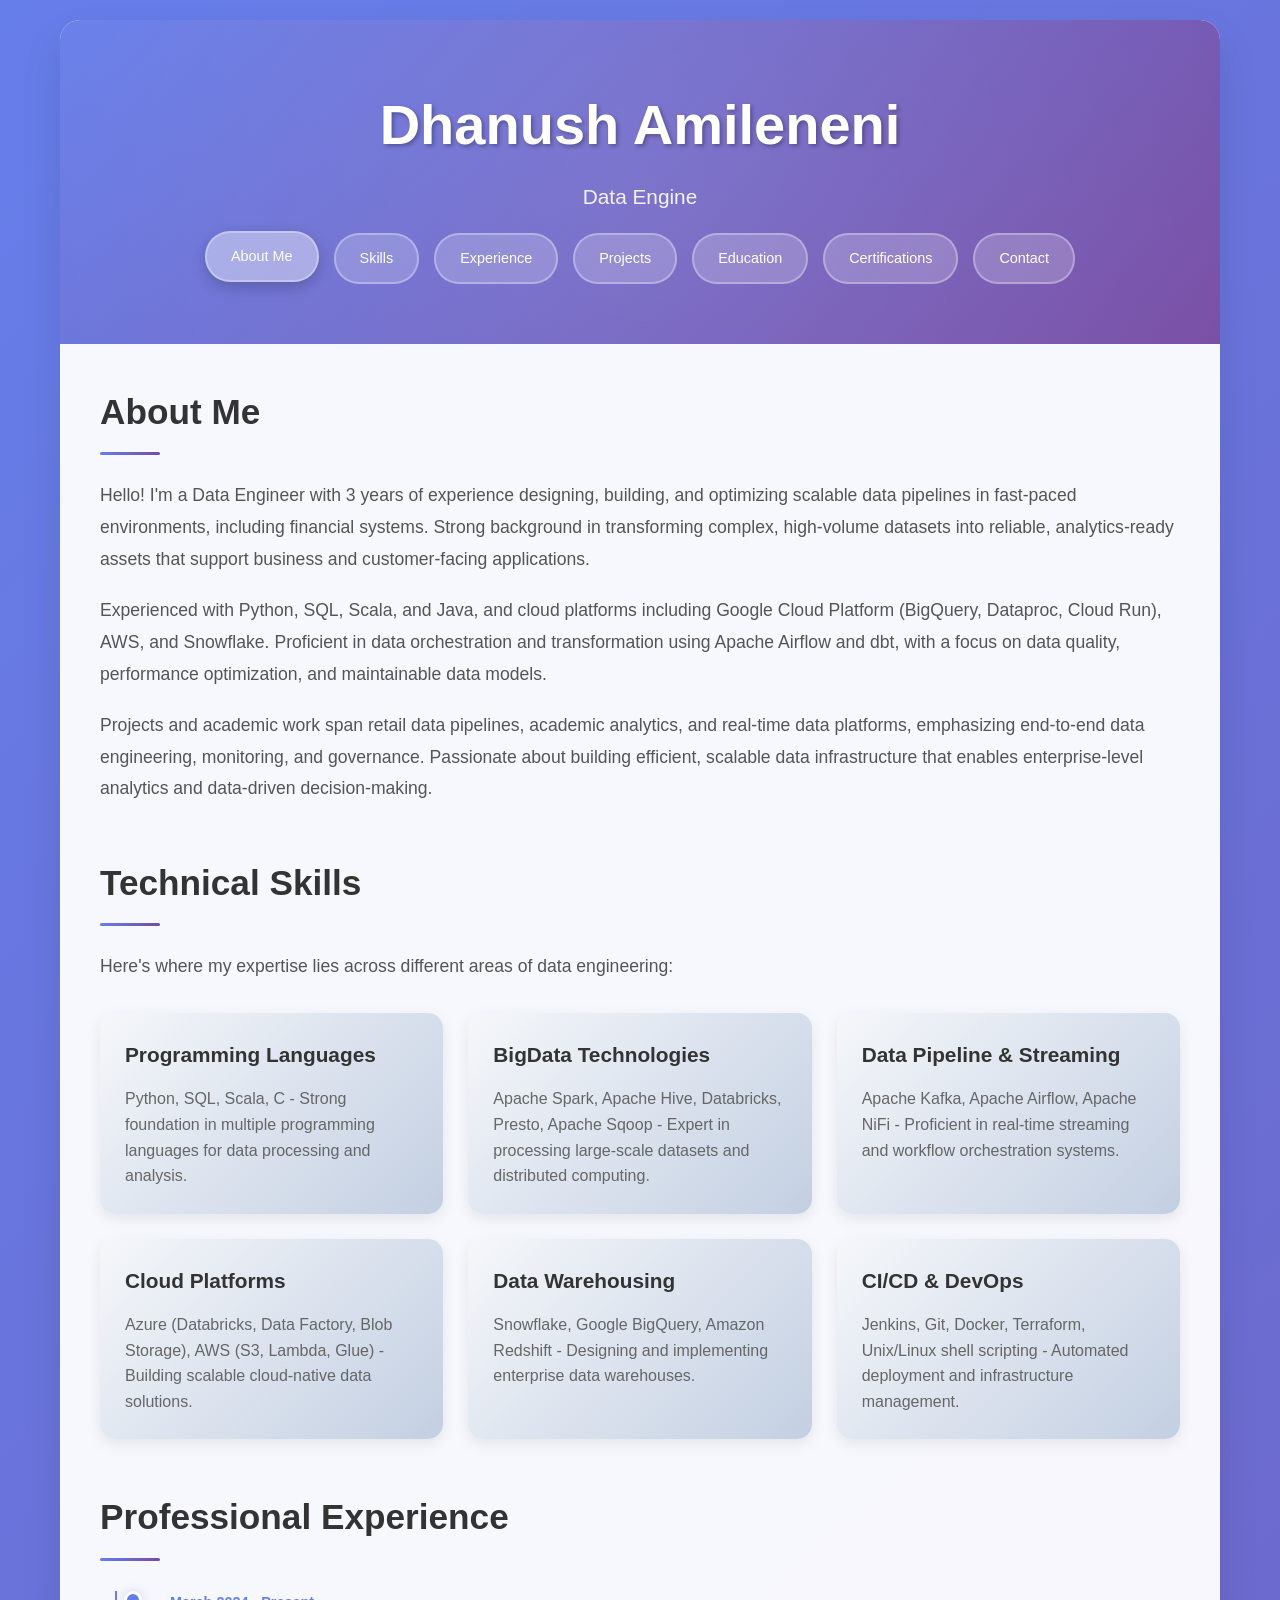
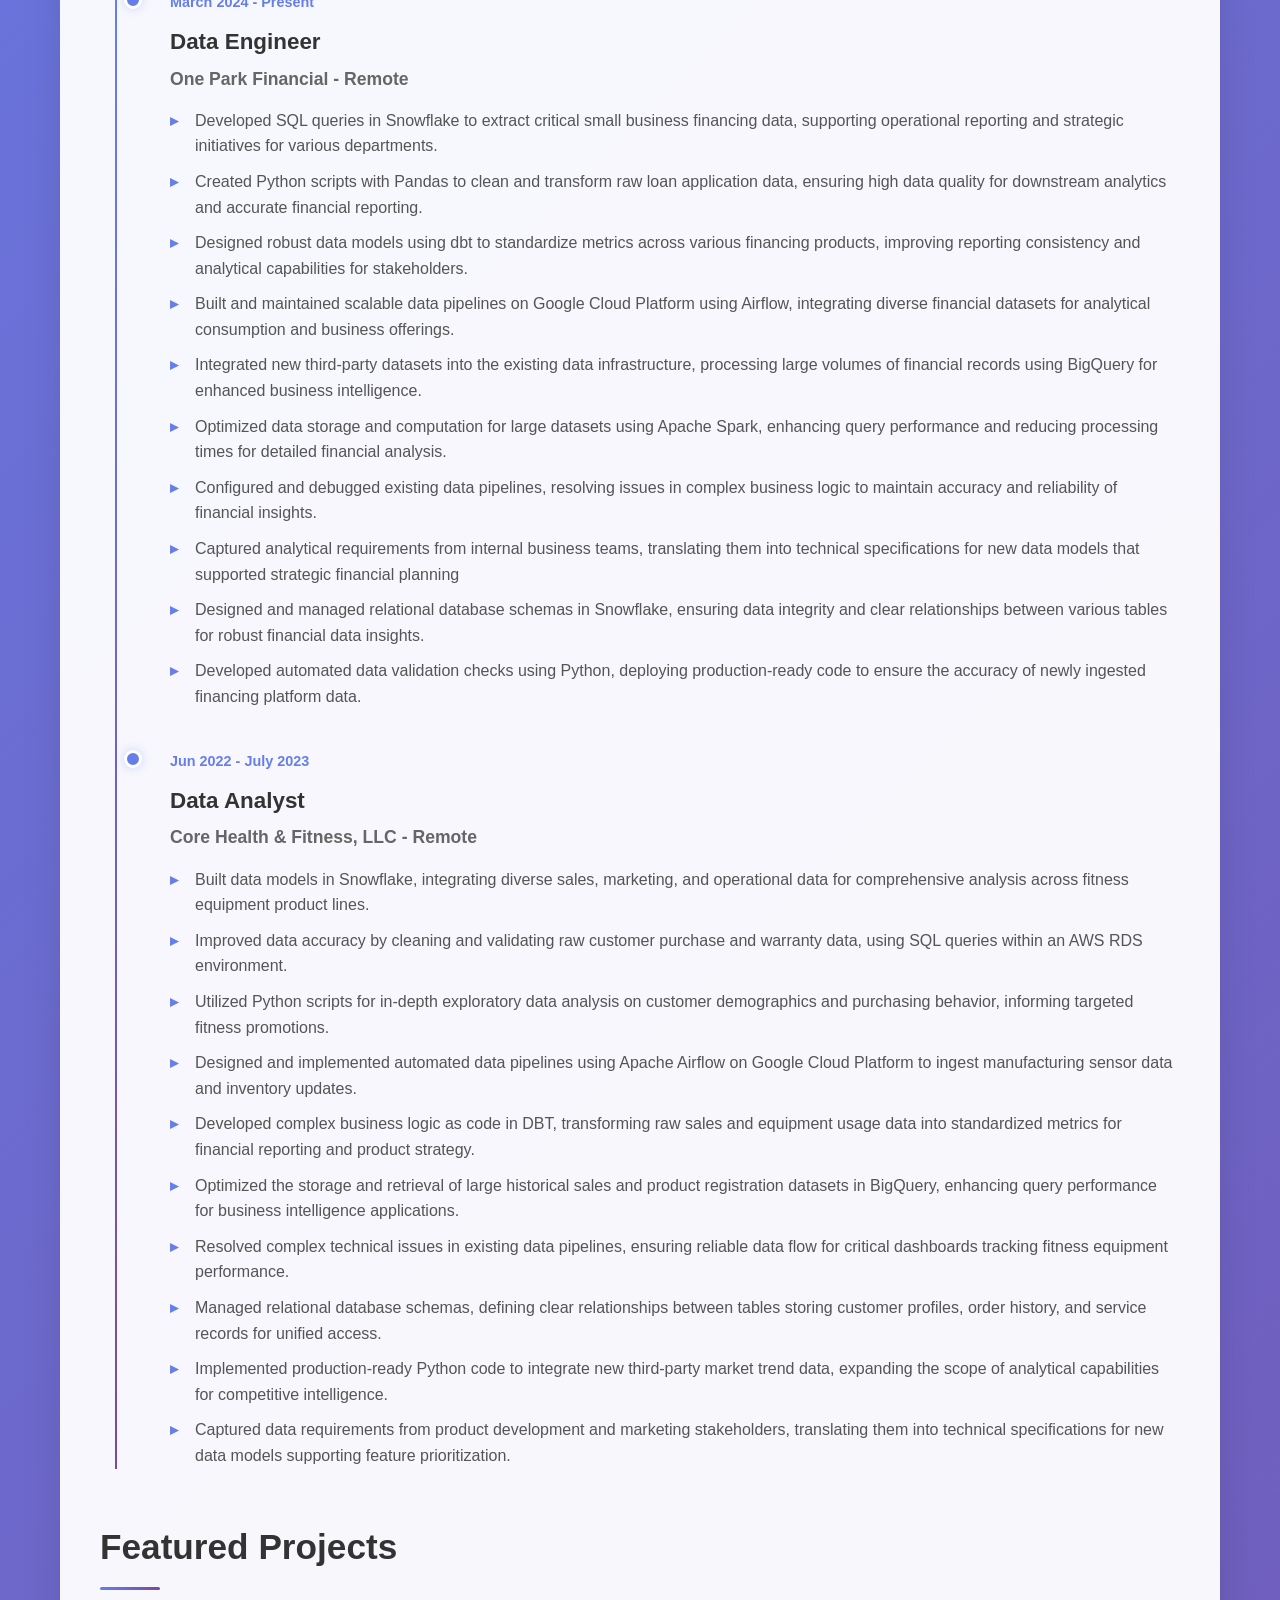
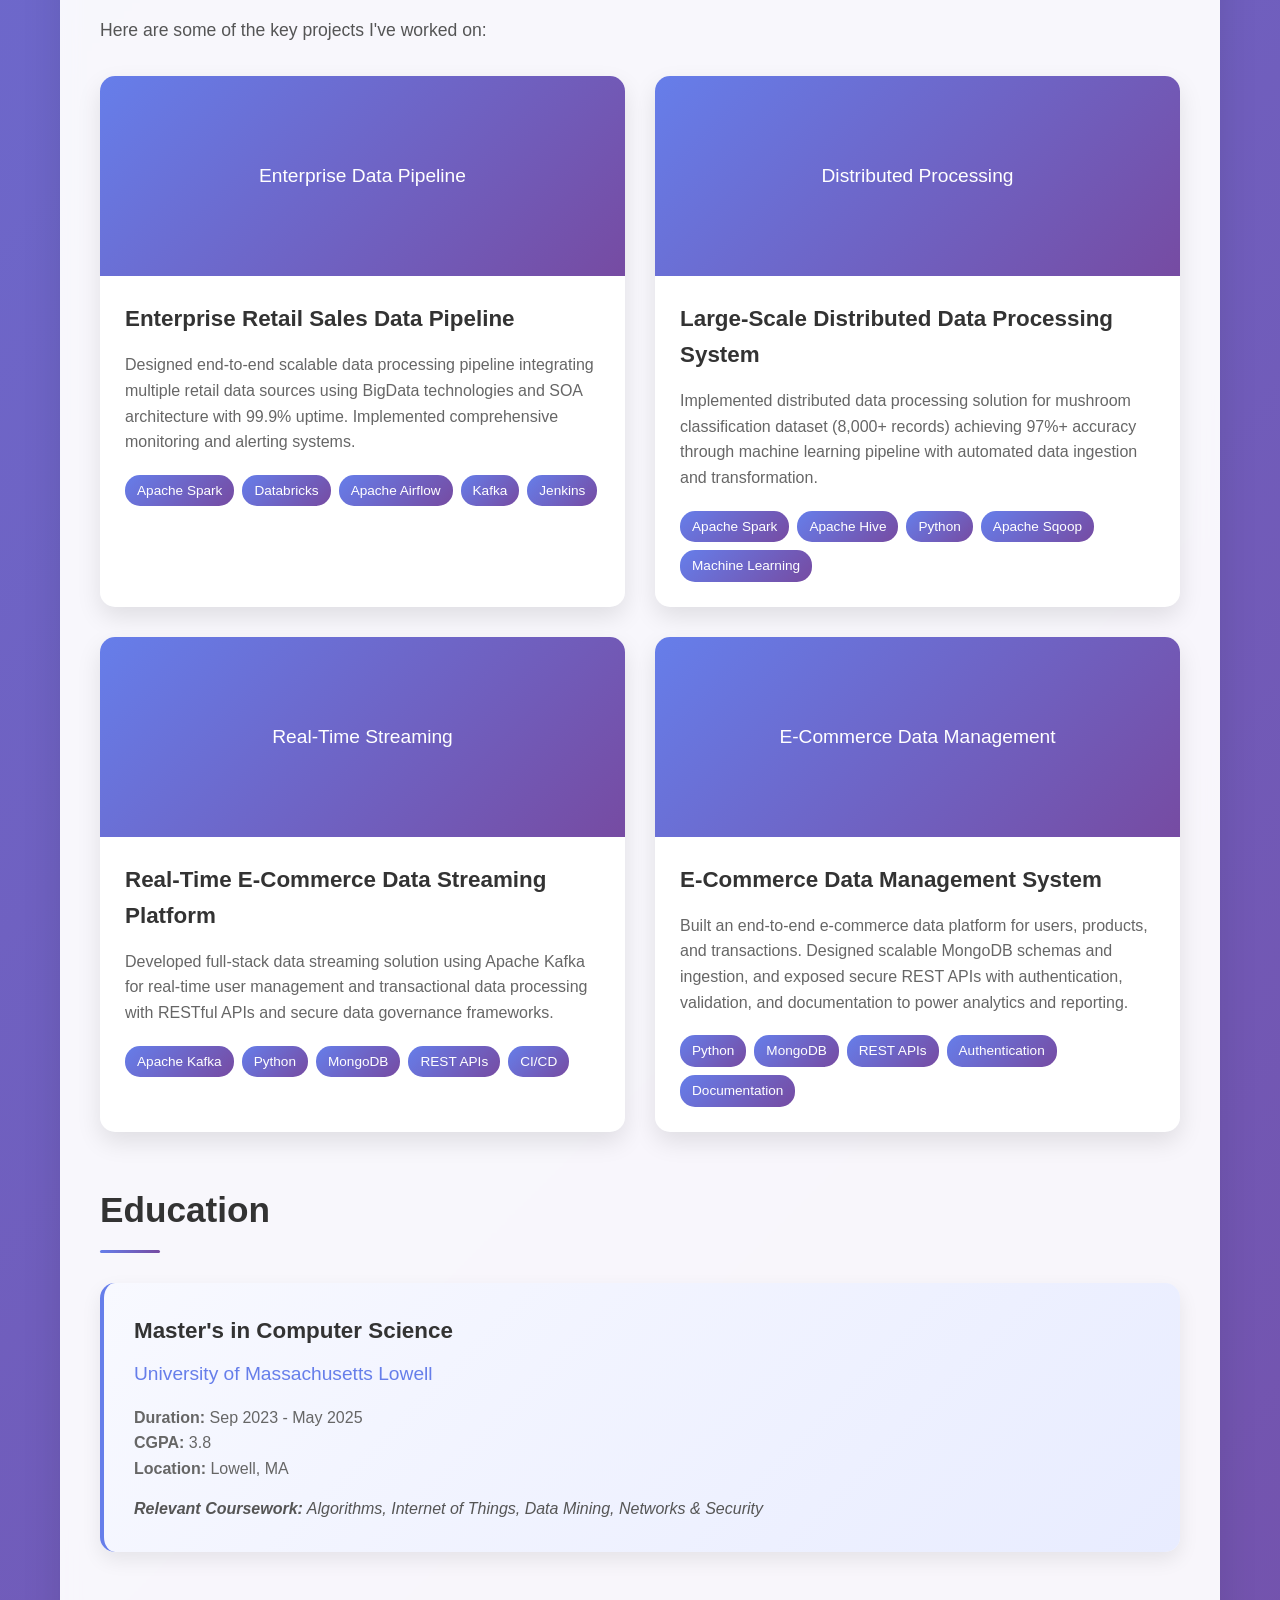
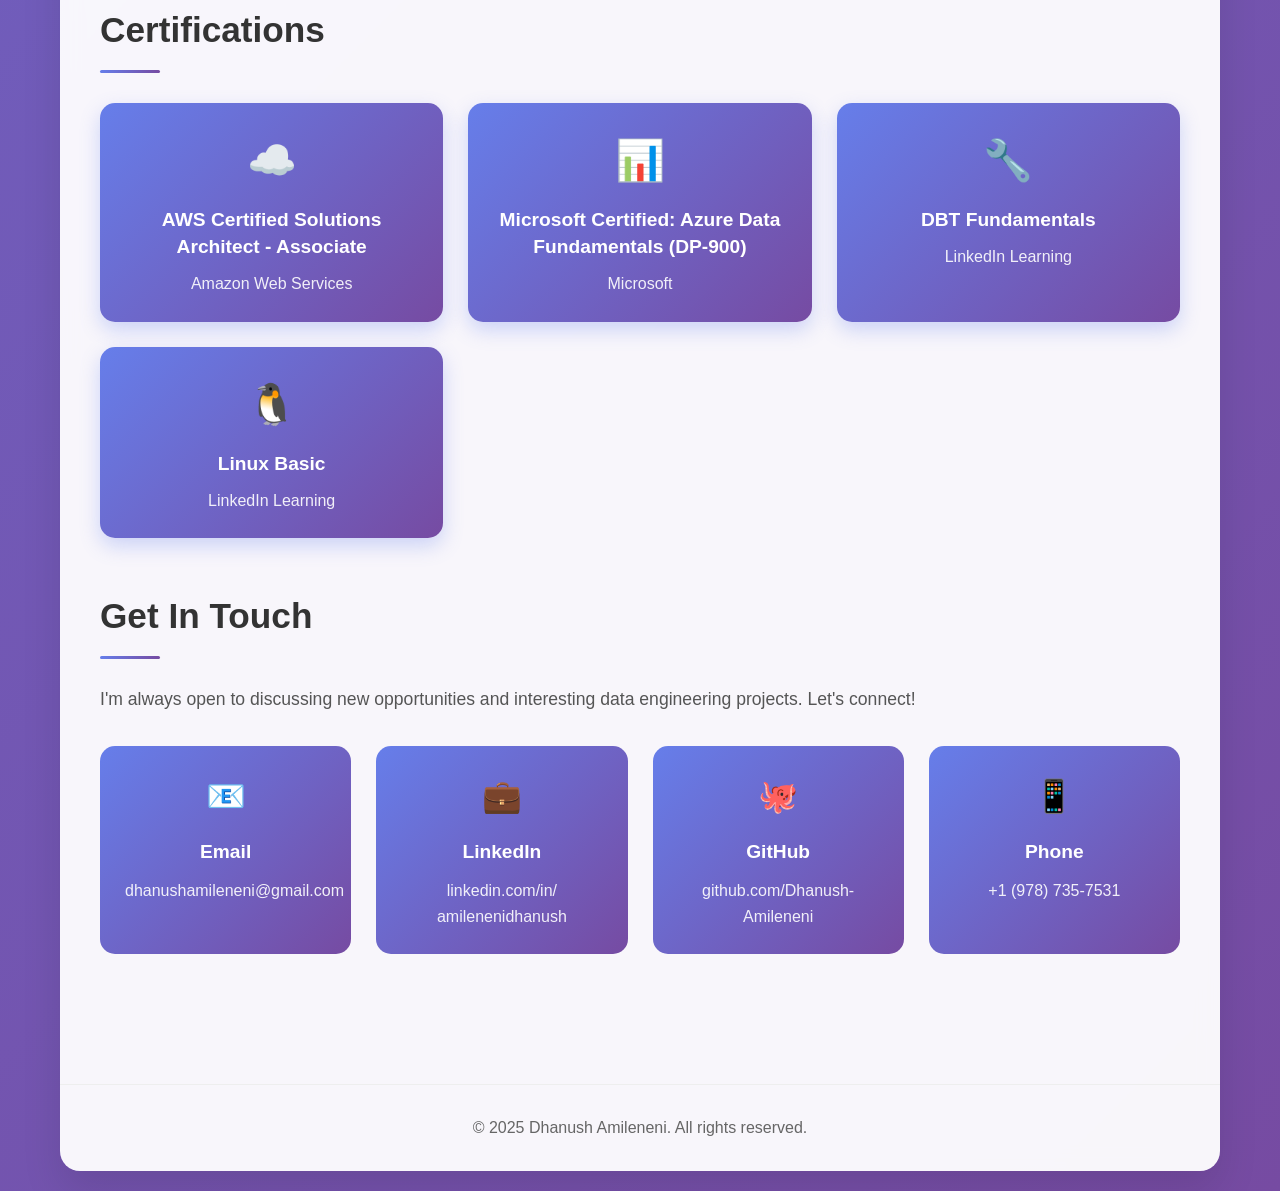
<file: index.html>
<!DOCTYPE html>
<html lang="en">
<head>
    <meta charset="UTF-8">
    <meta name="viewport" content="width=device-width, initial-scale=1.0">
    <title>Dhanush Amileneni - Data Engineer Portfolio</title>
    <link rel="stylesheet" href="portfolio_css.css">
</head>
<body>
    <div class="scroll-indicator"></div>
    
    <div class="container">
        <div class="portfolio-card">
            <div class="header">
                <div class="header-content">
                    <h1 class="name">Dhanush Amileneni</h1>
                    <p class="title">Data Engineer | BigData & Cloud Technologies</p>
                    <div class="nav-buttons">
                        <a href="#about" class="nav-btn" onclick="showSection('about')">About Me</a>
                        <a href="#skills" class="nav-btn" onclick="showSection('skills')">Skills</a>
                        <a href="#experience" class="nav-btn" onclick="showSection('experience')">Experience</a>
                        <a href="#projects" class="nav-btn" onclick="showSection('projects')">Projects</a>
                        <a href="#education" class="nav-btn" onclick="showSection('education')">Education</a>
                        <a href="#certifications" class="nav-btn" onclick="showSection('certifications')">Certifications</a>
                        <a href="#contact" class="nav-btn" onclick="showSection('contact')">Contact</a>
                    </div>
                </div>
            </div>

            <div class="content">
                <div id="about" class="section">
                    <h2 class="section-title">About Me</h2>
                    <p class="about-text">
                        Hello! I'm a Data Engineer with 3 years of experience designing, building, and optimizing scalable data pipelines in fast-paced environments, including financial systems. 
                        Strong background in transforming complex, high-volume datasets into reliable, analytics-ready assets that support business and customer-facing applications.
                    </p>
                    <p class=" about-text">
                        Experienced with Python, SQL, Scala, and Java, and cloud platforms including Google Cloud Platform (BigQuery, Dataproc, Cloud Run), AWS, and Snowflake. Proficient in data 
                        orchestration and transformation using Apache Airflow and dbt, with a focus on data quality, performance optimization, and maintainable data models.

                    </p>
                    <p class="about-text">
                        Projects and academic work span retail data pipelines, academic analytics, and real-time data platforms, emphasizing end-to-end data engineering, monitoring, and governance. 
                        Passionate about building efficient, scalable data infrastructure that enables enterprise-level analytics and data-driven decision-making.
                    </p>
                </div>

                <div id="skills" class="section">
                    <h2 class="section-title">Technical Skills</h2>
                    <p class="about-text">Here's where my expertise lies across different areas of data engineering:</p>
                    
                    <div class="skills-grid">
                        <div class="skill-card">
                            <h3 class="skill-title">Programming Languages</h3>
                            <p class="skill-description">
                                Python, SQL, Scala, C - Strong foundation in multiple programming languages for data processing and analysis.
                            </p>
                        </div>
                        
                        <div class="skill-card">
                            <h3 class="skill-title">BigData Technologies</h3>
                            <p class="skill-description">
                                Apache Spark, Apache Hive, Databricks, Presto, Apache Sqoop - Expert in processing large-scale datasets and distributed computing.
                            </p>
                        </div>
                        
                        <div class="skill-card">
                            <h3 class="skill-title">Data Pipeline & Streaming</h3>
                            <p class="skill-description">
                                Apache Kafka, Apache Airflow, Apache NiFi - Proficient in real-time streaming and workflow orchestration systems.
                            </p>
                        </div>
                        
                        <div class="skill-card">
                            <h3 class="skill-title">Cloud Platforms</h3>
                            <p class="skill-description">
                                Azure (Databricks, Data Factory, Blob Storage), AWS (S3, Lambda, Glue) - Building scalable cloud-native data solutions.
                            </p>
                        </div>
                        
                        <div class="skill-card">
                            <h3 class="skill-title">Data Warehousing</h3>
                            <p class="skill-description">
                                Snowflake, Google BigQuery, Amazon Redshift - Designing and implementing enterprise data warehouses.
                            </p>
                        </div>
                        
                        <div class="skill-card">
                            <h3 class="skill-title">CI/CD & DevOps</h3>
                            <p class="skill-description">
                                Jenkins, Git, Docker, Terraform, Unix/Linux shell scripting - Automated deployment and infrastructure management.
                            </p>
                        </div>
                    </div>
                </div>

                <!-- Experience Section -->
                <div id="experience" class="section">
                    <h2 class="section-title">Professional Experience</h2>
                    
                    <div class="experience-timeline">
                        <div class="experience-item">
                            <div class="experience-date">March 2024 - Present</div>
                            <div class="experience-content">
                                <h3 class="experience-title">Data Engineer    </h3>
                                <h4 class="experience-company">One Park Financial - Remote</h4>
                                <ul class="experience-details">
                                    <li>Developed SQL queries in Snowflake to extract critical small business financing data, supporting operational reporting and strategic initiatives for various departments.</li>
                                    <li>Created Python scripts with Pandas to clean and transform raw loan application data, ensuring high data quality for downstream analytics and accurate financial reporting.</li>
                                    <li>Designed robust data models using dbt to standardize metrics across various financing products, improving reporting consistency and analytical capabilities for stakeholders.</li>
                                    <li>Built and maintained scalable data pipelines on Google Cloud Platform using Airflow, integrating diverse financial datasets for analytical consumption and business offerings.</li>
                                    <li>Integrated new third-party datasets into the existing data infrastructure, processing large volumes of financial records using BigQuery for enhanced business intelligence.</li>
                                    <li>Optimized data storage and computation for large datasets using Apache Spark, enhancing query performance and reducing processing times for detailed financial analysis.</li>
                                    <li>Configured and debugged existing data pipelines, resolving issues in complex business logic to maintain accuracy and reliability of financial insights.</li>
                                    <li>Captured analytical requirements from internal business teams, translating them into technical specifications for new data models that supported strategic financial planning</li>
                                    <li>Designed and managed relational database schemas in Snowflake, ensuring data integrity and clear relationships between various tables for robust financial data insights.</li>
                                    <li>Developed automated data validation checks using Python, deploying production-ready code to ensure the accuracy of newly ingested financing platform data.</li>
                                </ul>
                            </div>
                        </div>
                        
                        
                        <div class="experience-item">
                            <div class="experience-date">Jun 2022 - July 2023</div>
                            <div class="experience-content">
                                <h3 class="experience-title">Data Analyst</h3>
                                <h4 class="experience-company">Core Health & Fitness, LLC - Remote</h4>
                                <ul class="experience-details">
                                    <li>Built data models in Snowflake, integrating diverse sales, marketing, and operational data for comprehensive analysis across fitness equipment product lines.</li>
                                    <li>Improved data accuracy by cleaning and validating raw customer purchase and warranty data, using SQL queries within an AWS RDS environment.</li>
                                    <li>Utilized Python scripts for in-depth exploratory data analysis on customer demographics and purchasing behavior, informing targeted fitness promotions.</li>
                                    <li>Designed and implemented automated data pipelines using Apache Airflow on Google Cloud Platform to ingest manufacturing sensor data and inventory updates.</li>
                                    <li>Developed complex business logic as code in DBT, transforming raw sales and equipment usage data into standardized metrics for financial reporting and product strategy.</li>
                                    <li>Optimized the storage and retrieval of large historical sales and product registration datasets in BigQuery, enhancing query performance for business intelligence applications.</li>
                                    <li>Resolved complex technical issues in existing data pipelines, ensuring reliable data flow for critical dashboards tracking fitness equipment performance.</li>
                                    <li>Managed relational database schemas, defining clear relationships between tables storing customer profiles, order history, and service records for unified access.</li>
                                    <li>Implemented production-ready Python code to integrate new third-party market trend data, expanding the scope of analytical capabilities for competitive intelligence.</li>
                                    <li>Captured data requirements from product development and marketing stakeholders, translating them into technical specifications for new data models supporting feature prioritization.</li>
                                </ul>
                            </div>
                        </div>
                    </div>
                </div>

                <!-- Projects Section -->
                <div id="projects" class="section">
                    <h2 class="section-title">Featured Projects</h2>
                    <p class="about-text">Here are some of the key projects I've worked on:</p>
                    
                    <div class="projects-grid">
                        <div class="project-card">
                            <div class="project-image">Enterprise Data Pipeline</div>
                            <div class="project-content">
                                <h3 class="project-title">Enterprise Retail Sales Data Pipeline</h3>
                                <p class="project-description">
                                    Designed end-to-end scalable data processing pipeline integrating multiple retail data sources using BigData technologies and SOA architecture with 99.9% uptime. 
                                    Implemented comprehensive monitoring and alerting systems.
                                </p>
                                <div class="project-tech">
                                    <span class="tech-tag">Apache Spark</span>
                                    <span class="tech-tag">Databricks</span>
                                    <span class="tech-tag">Apache Airflow</span>
                                    <span class="tech-tag">Kafka</span>
                                    <span class="tech-tag">Jenkins</span>
                                </div>
                            </div>
                        </div>
                        
                        <div class="project-card">
                            <div class="project-image">Distributed Processing</div>
                            <div class="project-content">
                                <h3 class="project-title">Large-Scale Distributed Data Processing System</h3>
                                <p class="project-description">
                                    Implemented distributed data processing solution for mushroom classification dataset (8,000+ records) achieving 97%+ accuracy through machine learning pipeline with automated data ingestion and transformation.
                                </p>
                                <div class="project-tech">
                                    <span class="tech-tag">Apache Spark</span>
                                    <span class="tech-tag">Apache Hive</span>
                                    <span class="tech-tag">Python</span>
                                    <span class="tech-tag">Apache Sqoop</span>
                                    <span class="tech-tag">Machine Learning</span>
                                </div>
                            </div>
                        </div>
                        
                        <div class="project-card">
                            <div class="project-image">Real-Time Streaming</div>
                            <div class="project-content">
                                <h3 class="project-title">Real-Time E-Commerce Data Streaming Platform</h3>
                                <p class="project-description">
                                    Developed full-stack data streaming solution using Apache Kafka for real-time user management and transactional data processing with RESTful APIs and secure data governance frameworks.
                                </p>
                                <div class="project-tech">
                                    <span class="tech-tag">Apache Kafka</span>
                                    <span class="tech-tag">Python</span>
                                    <span class="tech-tag">MongoDB</span>
                                    <span class="tech-tag">REST APIs</span>
                                    <span class="tech-tag">CI/CD</span>
                                </div>
                            </div>
                        </div>
                        
                        <div class="project-card">
                            <div class="project-image">E-Commerce Data Management</div>
                            <div class="project-content">
                                <h3 class="project-title">E-Commerce Data Management System</h3>
                                <p class="project-description">
                                    Built an end-to-end e-commerce data platform for users, products, and transactions. Designed scalable MongoDB schemas and ingestion, and exposed secure REST APIs with authentication, validation, and documentation to power analytics and reporting.
                                </p>
                                <div class="project-tech">
                                    <span class="tech-tag">Python</span>
                                    <span class="tech-tag">MongoDB</span>
                                    <span class="tech-tag">REST APIs</span>
                                    <span class="tech-tag">Authentication</span>
                                    <span class="tech-tag">Documentation</span>
                                </div>
                            </div>
                        </div>
                        
                    </div>
                </div>

                <!-- Education Section -->
                <div id="education" class="section">
                    <h2 class="section-title">Education</h2>
                    
                    <div class="education-grid">
                        <div class="education-card">
                            <h3 class="education-degree">Master's in Computer Science</h3>
                            <h4 class="education-school">University of Massachusetts Lowell</h4>
                            <p class="education-details">
                                <strong>Duration:</strong> Sep 2023 - May 2025<br>
                                <strong>CGPA:</strong> 3.8<br>
                                <strong>Location:</strong> Lowell, MA
                            </p>
                            <p class="education-coursework">
                                <strong>Relevant Coursework:</strong> Algorithms, Internet of Things, Data Mining, Networks & Security
                            </p>
                        </div>
                    </div>
                </div>   
                   
                <!-- Certifications Section -->
                <div id="certifications" class="section">
                    <h2 class="section-title">Certifications</h2>
                    
                    <div class="certifications-grid">
                        <div class="certification-card">
                            <div class="cert-icon">☁️</div>
                            <h3 class="cert-title">AWS Certified Solutions Architect - Associate</h3>
                            <p class="cert-provider">Amazon Web Services</p>
                        </div>
                        
                        <div class="certification-card">
                            <div class="cert-icon">📊</div>
                            <h3 class="cert-title">Microsoft Certified: Azure Data Fundamentals (DP-900)</h3>
                            <p class="cert-provider">Microsoft</p>
                        </div>
                        
                        <div class="certification-card">
                            <div class="cert-icon">🔧</div>
                            <h3 class="cert-title">DBT Fundamentals</h3>
                            <p class="cert-provider">LinkedIn Learning</p>
                        </div>
                        
                        <div class="certification-card">
                            <div class="cert-icon">🐧</div>
                            <h3 class="cert-title">Linux Basic</h3>
                            <p class="cert-provider">LinkedIn Learning</p>
                        </div>
                    </div>
                </div>

                <div id="contact" class="section">
                    <h2 class="section-title">Get In Touch</h2>
                    <p class="about-text">I'm always open to discussing new opportunities and interesting data engineering projects. Let's connect!</p>
                    
                    <div class="contact-info">
                        <a href="mailto:dhanushamileneni@gmail.com" class="contact-card">
                            <div class="contact-icon">📧</div>
                            <h3 class="contact-title">Email</h3>
                            <p class="contact-details">dhanushamileneni@gmail.com</p>
                        </a>
                        
                        <a href="https://www.linkedin.com/in/amilenenidhanush" target="_blank" class="contact-card">
                            <div class="contact-icon">💼</div>
                            <h3 class="contact-title">LinkedIn</h3>
                            <p class="contact-details">linkedin.com/in/
                                <br>amilenenidhanush</p>
                        </a>
                        
                        <a href="https://github.com/Dhanush-Amileneni" target="_blank" class="contact-card">
                            <div class="contact-icon">🐙</div>
                            <h3 class="contact-title">GitHub</h3>
                            <p class="contact-details">github.com/Dhanush-Amileneni</p>
                        </a>
                        
                        <a href="tel:+19787357531" class="contact-card">
                            <div class="contact-icon">📱</div>
                            <h3 class="contact-title">Phone</h3>
                            <p class="contact-details">+1 (978) 735-7531</p>
                        </a>
                    </div>
                </div>
            </div>

            <div class="footer">
                <p>&copy; 2025 Dhanush Amileneni. All rights reserved.</p>
            </div>
        </div>
    </div>

    <script src="portfolio_js.js"></script>
</body>
</html>
</file>
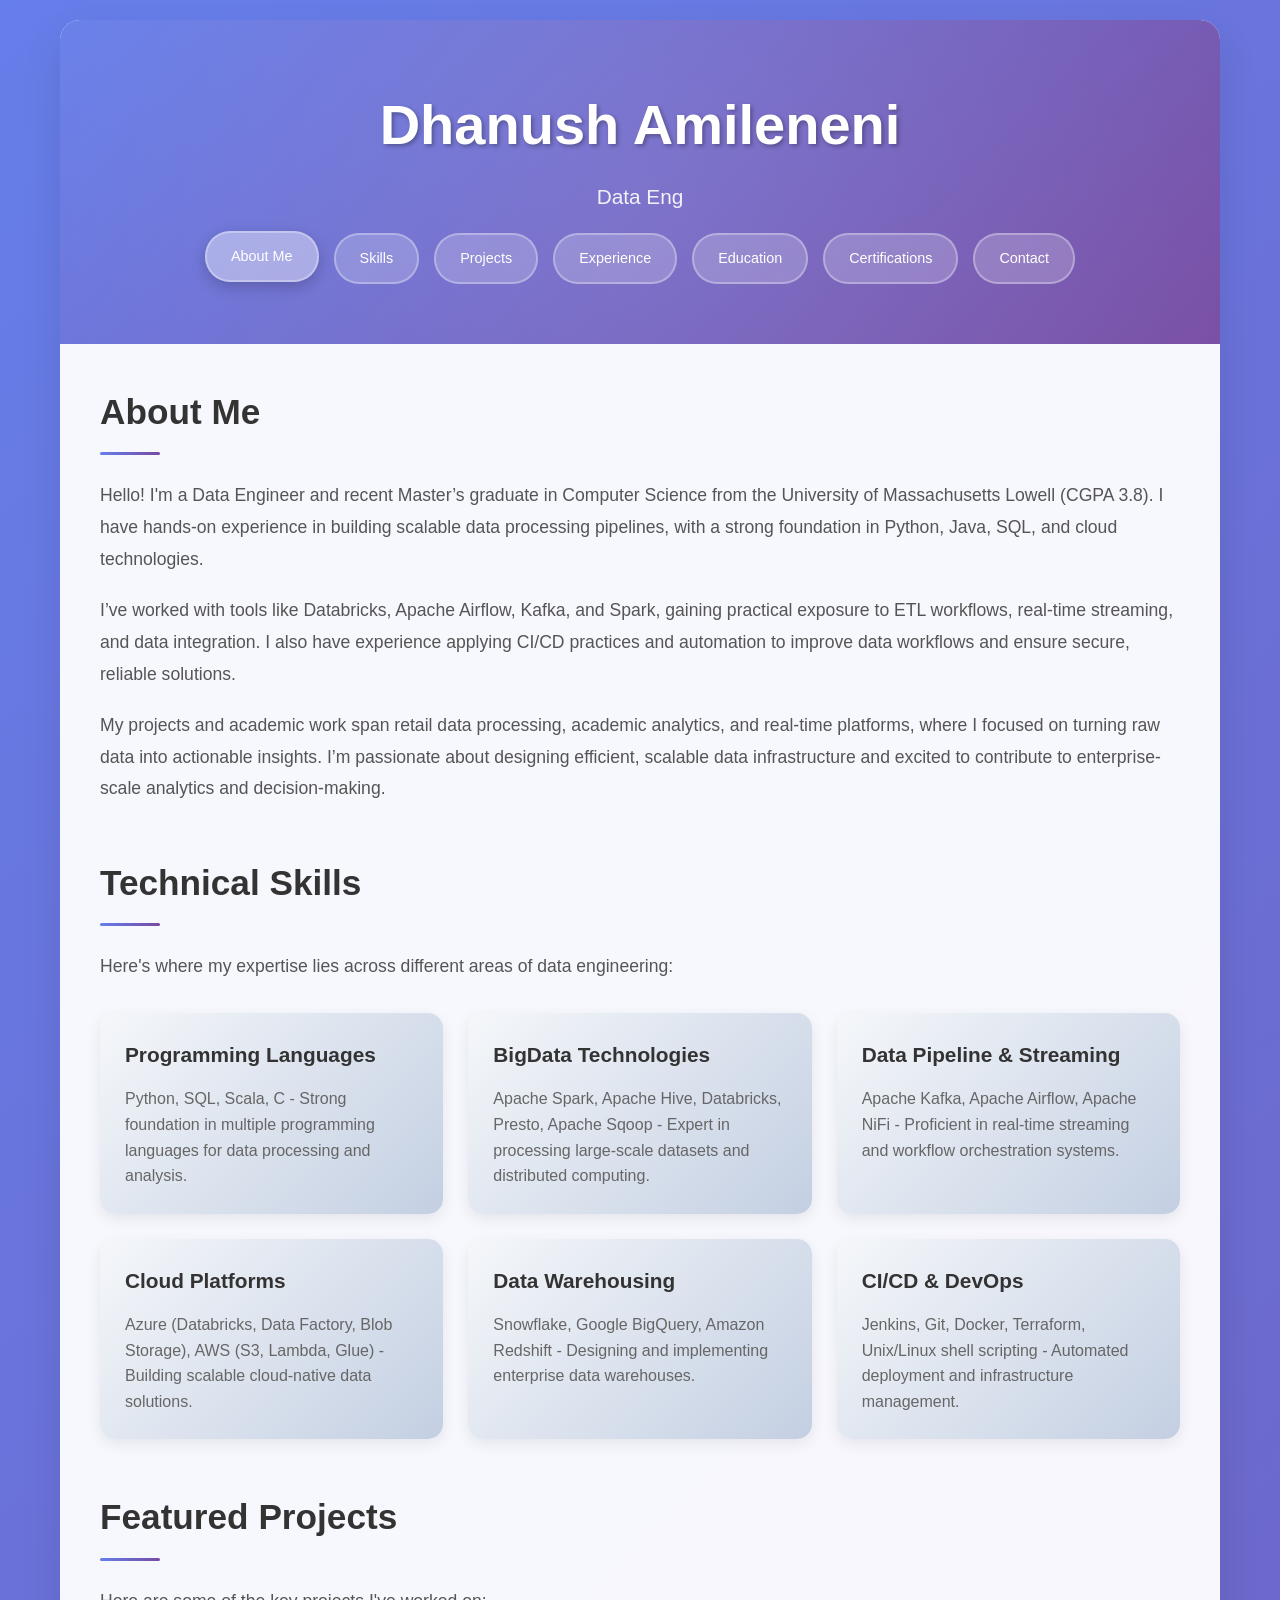
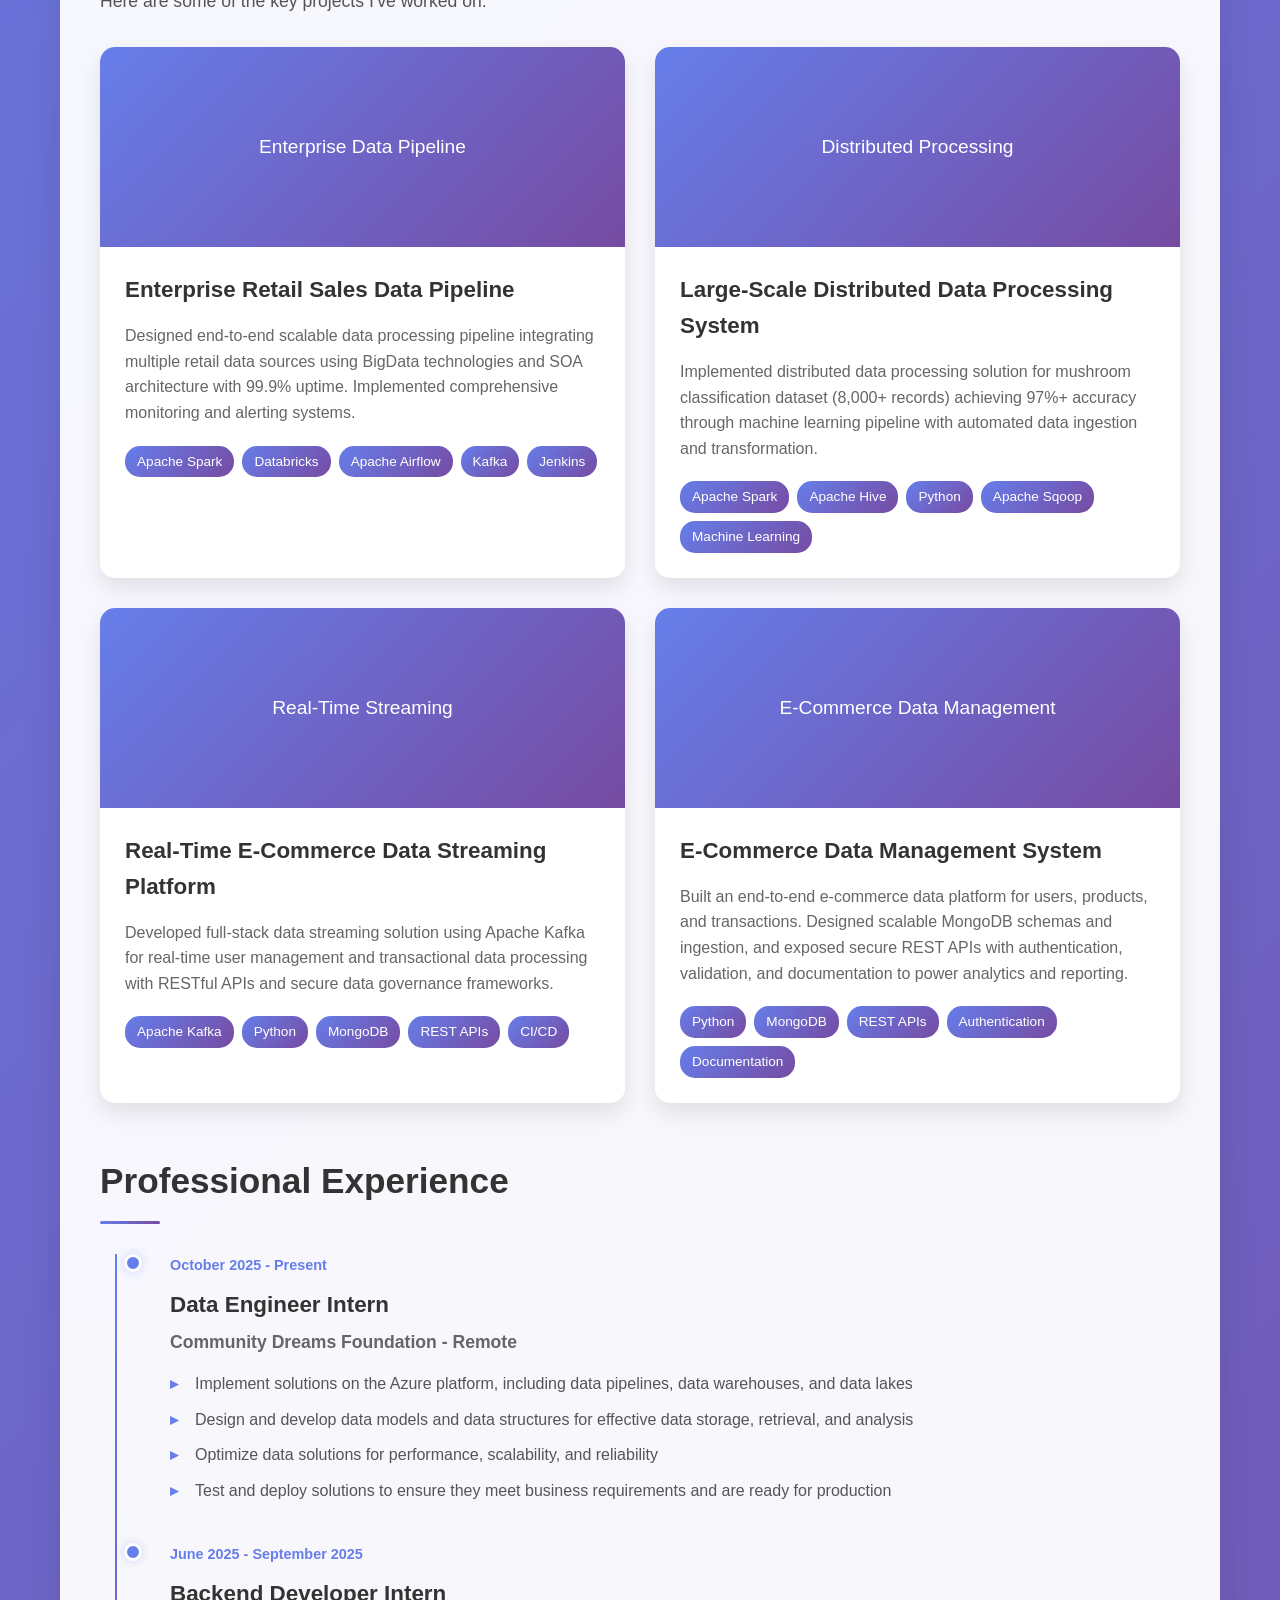
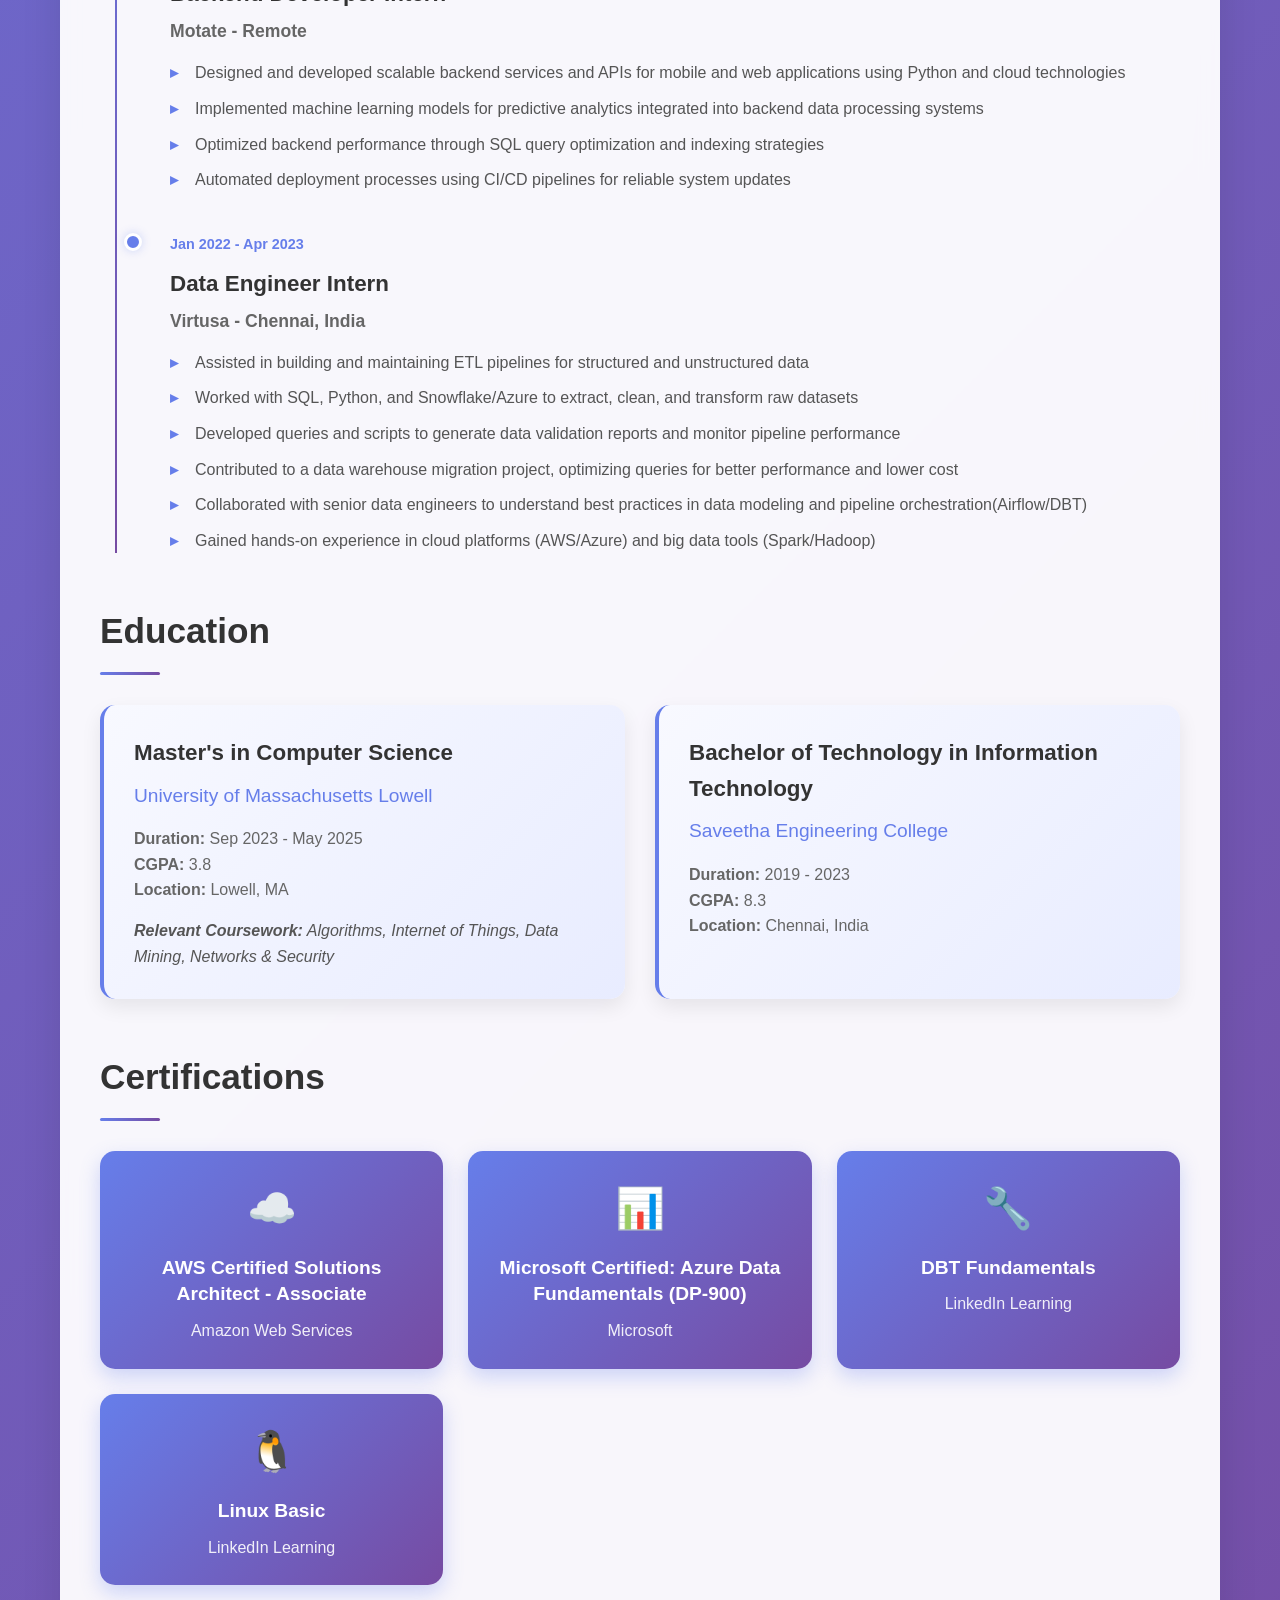
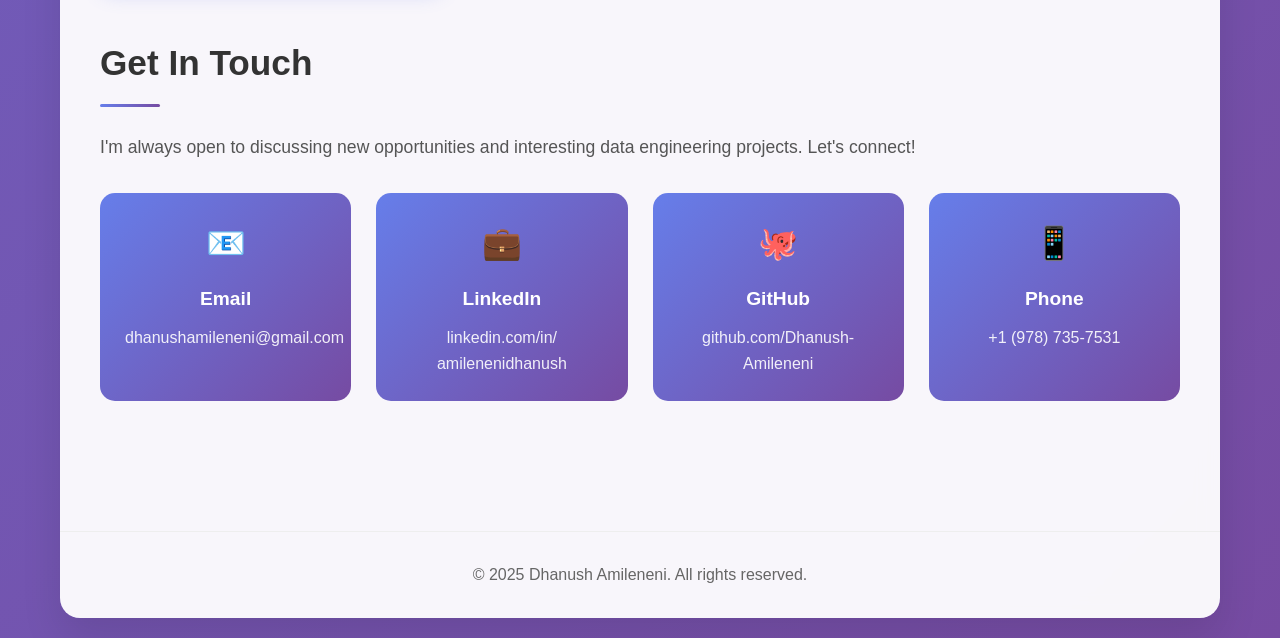
<file: portfolio_html.html>
<!DOCTYPE html>
<html lang="en">
<head>
    <meta charset="UTF-8">
    <meta name="viewport" content="width=device-width, initial-scale=1.0">
    <title>Dhanush Amileneni - Data Engineer Portfolio</title>
    <link rel="stylesheet" href="portfolio_css.css">
</head>
<body>
    <div class="scroll-indicator"></div>
    
    <div class="container">
        <div class="portfolio-card">
            <div class="header">
                <div class="header-content">
                    <h1 class="name">Dhanush Amileneni</h1>
                    <p class="title">Data Engineer | BigData & Cloud Technologies</p>
                    <div class="nav-buttons">
                        <a href="#about" class="nav-btn" onclick="showSection('about')">About Me</a>
                        <a href="#skills" class="nav-btn" onclick="showSection('skills')">Skills</a>
                        <a href="#projects" class="nav-btn" onclick="showSection('projects')">Projects</a>
                        <a href="#experience" class="nav-btn" onclick="showSection('experience')">Experience</a>
                        <a href="#education" class="nav-btn" onclick="showSection('education')">Education</a>
                        <a href="#certifications" class="nav-btn" onclick="showSection('certifications')">Certifications</a>
                        <a href="#contact" class="nav-btn" onclick="showSection('contact')">Contact</a>
                    </div>
                </div>
            </div>

            <div class="content">
                <div id="about" class="section">
                    <h2 class="section-title">About Me</h2>
                    <p class="about-text">
                        Hello! I'm a Data Engineer and recent Master’s graduate in Computer Science from the University of Massachusetts Lowell (CGPA 3.8). 
                        I have hands-on experience in building scalable data processing pipelines, with a strong foundation in Python, Java, SQL, and cloud technologies.
                    </p>
                    <p class="about-text">
                        I’ve worked with tools like Databricks, Apache Airflow, Kafka, and Spark, gaining practical exposure to ETL workflows, real-time streaming, and data integration. 
                        I also have experience applying CI/CD practices and automation to improve data workflows and ensure secure, reliable solutions.
                    </p>
                    <p class="about-text">
                        My projects and academic work span retail data processing, academic analytics, and real-time platforms, where I focused on turning raw data into actionable insights. 
                        I’m passionate about designing efficient, scalable data infrastructure and excited to contribute to enterprise-scale analytics and decision-making.
                    </p>
                </div>

                <div id="skills" class="section">
                    <h2 class="section-title">Technical Skills</h2>
                    <p class="about-text">Here's where my expertise lies across different areas of data engineering:</p>
                    
                    <div class="skills-grid">
                        <div class="skill-card">
                            <h3 class="skill-title">Programming Languages</h3>
                            <p class="skill-description">
                                Python, SQL, Scala, C - Strong foundation in multiple programming languages for data processing and analysis.
                            </p>
                        </div>
                        
                        <div class="skill-card">
                            <h3 class="skill-title">BigData Technologies</h3>
                            <p class="skill-description">
                                Apache Spark, Apache Hive, Databricks, Presto, Apache Sqoop - Expert in processing large-scale datasets and distributed computing.
                            </p>
                        </div>
                        
                        <div class="skill-card">
                            <h3 class="skill-title">Data Pipeline & Streaming</h3>
                            <p class="skill-description">
                                Apache Kafka, Apache Airflow, Apache NiFi - Proficient in real-time streaming and workflow orchestration systems.
                            </p>
                        </div>
                        
                        <div class="skill-card">
                            <h3 class="skill-title">Cloud Platforms</h3>
                            <p class="skill-description">
                                Azure (Databricks, Data Factory, Blob Storage), AWS (S3, Lambda, Glue) - Building scalable cloud-native data solutions.
                            </p>
                        </div>
                        
                        <div class="skill-card">
                            <h3 class="skill-title">Data Warehousing</h3>
                            <p class="skill-description">
                                Snowflake, Google BigQuery, Amazon Redshift - Designing and implementing enterprise data warehouses.
                            </p>
                        </div>
                        
                        <div class="skill-card">
                            <h3 class="skill-title">CI/CD & DevOps</h3>
                            <p class="skill-description">
                                Jenkins, Git, Docker, Terraform, Unix/Linux shell scripting - Automated deployment and infrastructure management.
                            </p>
                        </div>
                    </div>
                </div>

                <div id="projects" class="section">
                    <h2 class="section-title">Featured Projects</h2>
                    <p class="about-text">Here are some of the key projects I've worked on:</p>
                    
                    <div class="projects-grid">
                        <div class="project-card">
                            <div class="project-image">Enterprise Data Pipeline</div>
                            <div class="project-content">
                                <h3 class="project-title">Enterprise Retail Sales Data Pipeline</h3>
                                <p class="project-description">
                                    Designed end-to-end scalable data processing pipeline integrating multiple retail data sources using BigData technologies and SOA architecture with 99.9% uptime. 
                                    Implemented comprehensive monitoring and alerting systems.
                                </p>
                                <div class="project-tech">
                                    <span class="tech-tag">Apache Spark</span>
                                    <span class="tech-tag">Databricks</span>
                                    <span class="tech-tag">Apache Airflow</span>
                                    <span class="tech-tag">Kafka</span>
                                    <span class="tech-tag">Jenkins</span>
                                </div>
                            </div>
                        </div>
                        
                        <div class="project-card">
                            <div class="project-image">Distributed Processing</div>
                            <div class="project-content">
                                <h3 class="project-title">Large-Scale Distributed Data Processing System</h3>
                                <p class="project-description">
                                    Implemented distributed data processing solution for mushroom classification dataset (8,000+ records) achieving 97%+ accuracy through machine learning pipeline with automated data ingestion and transformation.
                                </p>
                                <div class="project-tech">
                                    <span class="tech-tag">Apache Spark</span>
                                    <span class="tech-tag">Apache Hive</span>
                                    <span class="tech-tag">Python</span>
                                    <span class="tech-tag">Apache Sqoop</span>
                                    <span class="tech-tag">Machine Learning</span>
                                </div>
                            </div>
                        </div>
                        
                        <div class="project-card">
                            <div class="project-image">Real-Time Streaming</div>
                            <div class="project-content">
                                <h3 class="project-title">Real-Time E-Commerce Data Streaming Platform</h3>
                                <p class="project-description">
                                    Developed full-stack data streaming solution using Apache Kafka for real-time user management and transactional data processing with RESTful APIs and secure data governance frameworks.
                                </p>
                                <div class="project-tech">
                                    <span class="tech-tag">Apache Kafka</span>
                                    <span class="tech-tag">Python</span>
                                    <span class="tech-tag">MongoDB</span>
                                    <span class="tech-tag">REST APIs</span>
                                    <span class="tech-tag">CI/CD</span>
                                </div>
                            </div>
                        </div>
                        
                        <div class="project-card">
                            <div class="project-image">E-Commerce Data Management</div>
                            <div class="project-content">
                                <h3 class="project-title">E-Commerce Data Management System</h3>
                                <p class="project-description">
                                    Built an end-to-end e-commerce data platform for users, products, and transactions. Designed scalable MongoDB schemas and ingestion, and exposed secure REST APIs with authentication, validation, and documentation to power analytics and reporting.
                                </p>
                                <div class="project-tech">
                                    <span class="tech-tag">Python</span>
                                    <span class="tech-tag">MongoDB</span>
                                    <span class="tech-tag">REST APIs</span>
                                    <span class="tech-tag">Authentication</span>
                                    <span class="tech-tag">Documentation</span>
                                </div>
                            </div>
                        </div>
                        
                    </div>
                </div>

                <div id="experience" class="section">
                    <h2 class="section-title">Professional Experience</h2>
                    
                    <div class="experience-timeline">
                        <div class="experience-item">
                            <div class="experience-date">October 2025 - Present</div>
                            <div class="experience-content">
                                <h3 class="experience-title">Data Engineer Intern   </h3>
                                <h4 class="experience-company">Community Dreams Foundation - Remote</h4>
                                <ul class="experience-details">
                                    <li>Implement solutions on the Azure platform, including data pipelines, data warehouses, and data lakes</li>
                                    <li>Design and develop data models and data structures for effective data storage, retrieval, and analysis</li>
                                    <li>Optimize data solutions for performance, scalability, and reliability</li>
                                    <li>Test and deploy solutions to ensure they meet business requirements and are ready for production</li>
                                
                                </ul>
                            </div>
                        </div>
                        
                        <div class="experience-item">
                            <div class="experience-date">June 2025 - September 2025</div>
                            <div class="experience-content">
                                <h3 class="experience-title">Backend Developer Intern</h3>
                                <h4 class="experience-company">Motate - Remote</h4>
                                <ul class="experience-details">
                                    <li>Designed and developed scalable backend services and APIs for mobile and web applications using Python and cloud technologies</li>
                                    <li>Implemented machine learning models for predictive analytics integrated into backend data processing systems</li>
                                    <li>Optimized backend performance through SQL query optimization and indexing strategies</li>
                                    <li>Automated deployment processes using CI/CD pipelines for reliable system updates</li>
                                </ul>
                            </div>
                        </div>
                        
                        <div class="experience-item">
                            <div class="experience-date">Jan 2022 - Apr 2023</div>
                            <div class="experience-content">
                                <h3 class="experience-title">Data Engineer Intern</h3>
                                <h4 class="experience-company">Virtusa - Chennai, India</h4>
                                <ul class="experience-details">
                                    <li>Assisted in building and maintaining ETL pipelines for structured and unstructured data</li>
                                    <li>Worked with SQL, Python, and Snowflake/Azure to extract, clean, and transform raw datasets</li>
                                    <li>Developed queries and scripts to generate data validation reports and monitor pipeline performance</li>
                                    <li>Contributed to a data warehouse migration project, optimizing queries for better performance and lower cost</li>
                                    <li>Collaborated with senior data engineers to understand best practices in data modeling and pipeline orchestration(Airflow/DBT)</li>
                                    <li>Gained hands-on experience in cloud platforms (AWS/Azure) and big data tools (Spark/Hadoop)</li>
                                </ul>
                            </div>
                        </div>
                    </div>
                </div>

                <div id="education" class="section">
                    <h2 class="section-title">Education</h2>
                    
                    <div class="education-grid">
                        <div class="education-card">
                            <h3 class="education-degree">Master's in Computer Science</h3>
                            <h4 class="education-school">University of Massachusetts Lowell</h4>
                            <p class="education-details">
                                <strong>Duration:</strong> Sep 2023 - May 2025<br>
                                <strong>CGPA:</strong> 3.8<br>
                                <strong>Location:</strong> Lowell, MA
                            </p>
                            <p class="education-coursework">
                                <strong>Relevant Coursework:</strong> Algorithms, Internet of Things, Data Mining, Networks & Security
                            </p>
                        </div>
                        
                        <div class="education-card">
                            <h3 class="education-degree">Bachelor of Technology in Information Technology</h3>
                            <h4 class="education-school">Saveetha Engineering College</h4>
                            <p class="education-details">
                                <strong>Duration:</strong> 2019 - 2023<br>
                                <strong>CGPA:</strong> 8.3<br>
                                <strong>Location:</strong> Chennai, India
                            </p>
                        </div>
                    </div>
                </div>

                <div id="certifications" class="section">
                    <h2 class="section-title">Certifications</h2>
                    
                    <div class="certifications-grid">
                        <div class="certification-card">
                            <div class="cert-icon">☁️</div>
                            <h3 class="cert-title">AWS Certified Solutions Architect - Associate</h3>
                            <p class="cert-provider">Amazon Web Services</p>
                        </div>
                        
                        <div class="certification-card">
                            <div class="cert-icon">📊</div>
                            <h3 class="cert-title">Microsoft Certified: Azure Data Fundamentals (DP-900)</h3>
                            <p class="cert-provider">Microsoft</p>
                        </div>
                        
                        <div class="certification-card">
                            <div class="cert-icon">🔧</div>
                            <h3 class="cert-title">DBT Fundamentals</h3>
                            <p class="cert-provider">LinkedIn Learning</p>
                        </div>
                        
                        <div class="certification-card">
                            <div class="cert-icon">🐧</div>
                            <h3 class="cert-title">Linux Basic</h3>
                            <p class="cert-provider">LinkedIn Learning</p>
                        </div>
                    </div>
                </div>

                <div id="contact" class="section">
                    <h2 class="section-title">Get In Touch</h2>
                    <p class="about-text">I'm always open to discussing new opportunities and interesting data engineering projects. Let's connect!</p>
                    
                    <div class="contact-info">
                        <a href="mailto:dhanushamileneni@gmail.com" class="contact-card">
                            <div class="contact-icon">📧</div>
                            <h3 class="contact-title">Email</h3>
                            <p class="contact-details">dhanushamileneni@gmail.com</p>
                        </a>
                        
                        <a href="https://www.linkedin.com/in/amilenenidhanush" target="_blank" class="contact-card">
                            <div class="contact-icon">💼</div>
                            <h3 class="contact-title">LinkedIn</h3>
                            <p class="contact-details">linkedin.com/in/
                                <br>amilenenidhanush</p>
                        </a>
                        
                        <a href="https://github.com/Dhanush-Amileneni" target="_blank" class="contact-card">
                            <div class="contact-icon">🐙</div>
                            <h3 class="contact-title">GitHub</h3>
                            <p class="contact-details">github.com/Dhanush-Amileneni</p>
                        </a>
                        
                        <a href="tel:+19787357531" class="contact-card">
                            <div class="contact-icon">📱</div>
                            <h3 class="contact-title">Phone</h3>
                            <p class="contact-details">+1 (978) 735-7531</p>
                        </a>
                    </div>
                </div>
            </div>

            <div class="footer">
                <p>&copy; 2025 Dhanush Amileneni. All rights reserved.</p>
            </div>
        </div>
    </div>

    <script src="portfolio_js.js"></script>
</body>
</html>
</file>
<file: portfolio_css.css>
* {
    margin: 0;
    padding: 0;
    box-sizing: border-box;
}

body {
    font-family: 'Segoe UI', Tahoma, Geneva, Verdana, sans-serif;
    line-height: 1.6;
    color: #333;
    background: linear-gradient(135deg, #667eea 0%, #764ba2 100%);
    min-height: 100vh;
}

.container {
    max-width: 1200px;
    margin: 0 auto;
    padding: 20px;
}

.portfolio-card {
    background: rgba(255, 255, 255, 0.95);
    backdrop-filter: blur(10px);
    border-radius: 20px;
    box-shadow: 0 20px 40px rgba(0, 0, 0, 0.1);
    overflow: hidden;
    animation: fadeInUp 0.8s ease-out;
}

@keyframes fadeInUp {
    from {
        opacity: 0;
        transform: translateY(30px);
    }
    to {
        opacity: 1;
        transform: translateY(0);
    }
}

.header {
    background: linear-gradient(135deg, #667eea 0%, #764ba2 100%);
    color: white;
    padding: 60px 40px;
    text-align: center;
    position: relative;
    overflow: hidden;
}

.header::before {
    content: '';
    position: absolute;
    top: -50%;
    left: -50%;
    width: 200%;
    height: 200%;
    background: radial-gradient(circle, rgba(255,255,255,0.1) 0%, transparent 70%);
    animation: rotate 20s linear infinite;
}

@keyframes rotate {
    0% { transform: rotate(0deg); }
    100% { transform: rotate(360deg); }
}

.header-content {
    position: relative;
    z-index: 2;
}

.name {
    font-size: 3.5em;
    font-weight: 700;
    margin-bottom: 10px;
    text-shadow: 2px 2px 4px rgba(0,0,0,0.3);
}

.title {
    font-size: 1.3em;
    opacity: 0.9;
    margin-bottom: 20px;
    font-weight: 300;
}

.location {
    font-size: 1em;
    opacity: 0.8;
    margin-bottom: 30px;
}

.nav-buttons {
    display: flex;
    justify-content: center;
    gap: 15px;
    flex-wrap: wrap;
}

.nav-btn {
    background: rgba(255, 255, 255, 0.2);
    border: 2px solid rgba(255, 255, 255, 0.3);
    color: white;
    padding: 12px 24px;
    border-radius: 25px;
    cursor: pointer;
    transition: all 0.3s ease;
    font-weight: 500;
    text-decoration: none;
    font-size: 0.9em;
}

.nav-btn:hover {
    background: rgba(255, 255, 255, 0.3);
    transform: translateY(-2px);
    box-shadow: 0 5px 15px rgba(0, 0, 0, 0.2);
}

.content {
    padding: 40px;
}

.section {
    margin-bottom: 50px;
    opacity: 0;
    animation: slideIn 0.6s ease-out forwards;
}

.section:nth-child(2) { animation-delay: 0.2s; }
.section:nth-child(3) { animation-delay: 0.4s; }
.section:nth-child(4) { animation-delay: 0.6s; }
.section:nth-child(5) { animation-delay: 0.8s; }
.section:nth-child(6) { animation-delay: 1.0s; }
.section:nth-child(7) { animation-delay: 1.2s; }

@keyframes slideIn {
    from {
        opacity: 0;
        transform: translateX(-30px);
    }
    to {
        opacity: 1;
        transform: translateX(0);
    }
}

.section-title {
    font-size: 2.2em;
    font-weight: 600;
    margin-bottom: 25px;
    color: #333;
    position: relative;
    padding-bottom: 15px;
}

.section-title::after {
    content: '';
    position: absolute;
    bottom: 0;
    left: 0;
    width: 60px;
    height: 3px;
    background: linear-gradient(90deg, #667eea, #764ba2);
    border-radius: 2px;
}

.about-text {
    font-size: 1.1em;
    line-height: 1.8;
    margin-bottom: 20px;
    color: #555;
}

/* Skills Section */
.skills-grid {
    display: grid;
    grid-template-columns: repeat(auto-fit, minmax(300px, 1fr));
    gap: 25px;
    margin-top: 30px;
}

.skill-card {
    background: linear-gradient(135deg, #f5f7fa 0%, #c3cfe2 100%);
    padding: 25px;
    border-radius: 15px;
    box-shadow: 0 5px 15px rgba(0, 0, 0, 0.08);
    transition: transform 0.3s ease, box-shadow 0.3s ease;
}

.skill-card:hover {
    transform: translateY(-5px);
    box-shadow: 0 15px 30px rgba(0, 0, 0, 0.15);
}

.skill-title {
    font-size: 1.3em;
    font-weight: 600;
    margin-bottom: 15px;
    color: #333;
}

.skill-description {
    color: #666;
    line-height: 1.6;
}

/* Projects Section */
.projects-grid {
    display: grid;
    grid-template-columns: repeat(auto-fit, minmax(350px, 1fr));
    gap: 30px;
    margin-top: 30px;
}

.project-card {
    background: #fff;
    border-radius: 15px;
    box-shadow: 0 10px 25px rgba(0, 0, 0, 0.1);
    overflow: hidden;
    transition: transform 0.3s ease, box-shadow 0.3s ease;
}

.project-card:hover {
    transform: translateY(-10px);
    box-shadow: 0 20px 40px rgba(0, 0, 0, 0.15);
}

.project-image {
    width: 100%;
    height: 200px;
    background: linear-gradient(135deg, #667eea 0%, #764ba2 100%);
    display: flex;
    align-items: center;
    justify-content: center;
    color: white;
    font-size: 1.2em;
    font-weight: 500;
}

.project-content {
    padding: 25px;
}

.project-title {
    font-size: 1.4em;
    font-weight: 600;
    margin-bottom: 15px;
    color: #333;
}

.project-description {
    color: #666;
    line-height: 1.6;
    margin-bottom: 20px;
}

.project-tech {
    display: flex;
    flex-wrap: wrap;
    gap: 8px;
}

.tech-tag {
    background: linear-gradient(135deg, #667eea 0%, #764ba2 100%);
    color: white;
    padding: 5px 12px;
    border-radius: 15px;
    font-size: 0.85em;
    font-weight: 500;
}

/* Experience Section */
.experience-timeline {
    position: relative;
    padding-left: 30px;
    margin-top: 30px;
}

.experience-timeline::before {
    content: '';
    position: absolute;
    left: 15px;
    top: 0;
    bottom: 0;
    width: 2px;
    background: linear-gradient(180deg, #667eea 0%, #764ba2 100%);
}

.experience-item {
    position: relative;
    margin-bottom: 40px;
    padding-left: 40px;
}

.experience-item::before {
    content: '';
    position: absolute;
    left: -6px;
    top: 0;
    width: 12px;
    height: 12px;
    border-radius: 50%;
    background: #667eea;
    border: 3px solid white;
    box-shadow: 0 0 10px rgba(102, 126, 234, 0.3);
}

.experience-date {
    color: #667eea;
    font-weight: 600;
    font-size: 0.9em;
    margin-bottom: 10px;
}

.experience-title {
    font-size: 1.4em;
    font-weight: 600;
    color: #333;
    margin-bottom: 5px;
}

.experience-company {
    color: #666;
    font-size: 1.1em;
    margin-bottom: 15px;
}

.experience-details {
    list-style: none;
    padding: 0;
}

.experience-details li {
    position: relative;
    padding-left: 25px;
    margin-bottom: 10px;
    color: #555;
    line-height: 1.6;
}

.experience-details li::before {
    content: '▸';
    position: absolute;
    left: 0;
    color: #667eea;
    font-weight: bold;
}

/* Education Section */
.education-grid {
    display: grid;
    grid-template-columns: repeat(auto-fit, minmax(400px, 1fr));
    gap: 30px;
    margin-top: 30px;
}

.education-card {
    background: linear-gradient(135deg, #f8f9ff 0%, #e8ecff 100%);
    padding: 30px;
    border-radius: 15px;
    box-shadow: 0 8px 20px rgba(0, 0, 0, 0.08);
    border-left: 4px solid #667eea;
    transition: transform 0.3s ease;
}

.education-card:hover {
    transform: translateY(-5px);
}

.education-degree {
    font-size: 1.4em;
    font-weight: 600;
    color: #333;
    margin-bottom: 10px;
}

.education-school {
    color: #667eea;
    font-size: 1.2em;
    font-weight: 500;
    margin-bottom: 15px;
}

.education-details {
    color: #666;
    line-height: 1.6;
    margin-bottom: 15px;
}

.education-coursework {
    color: #555;
    line-height: 1.6;
    font-style: italic;
}

/* Certifications Section */
.certifications-grid {
    display: grid;
    grid-template-columns: repeat(auto-fit, minmax(280px, 1fr));
    gap: 25px;
    margin-top: 30px;
}

.certification-card {
    background: linear-gradient(135deg, #667eea 0%, #764ba2 100%);
    color: white;
    padding: 25px;
    border-radius: 15px;
    text-align: center;
    transition: transform 0.3s ease, box-shadow 0.3s ease;
    box-shadow: 0 8px 20px rgba(102, 126, 234, 0.3);
}

.certification-card:hover {
    transform: translateY(-5px);
    box-shadow: 0 15px 30px rgba(102, 126, 234, 0.4);
}

.cert-icon {
    font-size: 2.5em;
    margin-bottom: 15px;
}

.cert-title {
    font-size: 1.2em;
    font-weight: 600;
    margin-bottom: 10px;
    line-height: 1.4;
}

.cert-provider {
    opacity: 0.9;
    font-weight: 300;
}

/* Contact Section */
.contact-info {
    display: grid;
    grid-template-columns: repeat(auto-fit, minmax(250px, 1fr));
    gap: 25px;
    margin-top: 30px;
}

.contact-card {
    background: linear-gradient(135deg, #667eea 0%, #764ba2 100%);
    color: white;
    padding: 25px;
    border-radius: 15px;
    text-align: center;
    transition: transform 0.3s ease;
    text-decoration: none;
    display: block;
}

.contact-card:hover {
    transform: translateY(-5px);
    color: white;
}

.contact-icon {
    font-size: 2em;
    margin-bottom: 15px;
}

.contact-title {
    font-size: 1.2em;
    font-weight: 600;
    margin-bottom: 10px;
}

.contact-details {
    opacity: 0.9;
}

.footer {
    text-align: center;
    padding: 30px;
    color: #666;
    border-top: 1px solid #eee;
    margin-top: 40px;
}

.scroll-indicator {
    position: fixed;
    top: 0;
    left: 0;
    width: 0%;
    height: 3px;
    background: linear-gradient(90deg, #667eea, #764ba2);
    z-index: 1000;
    transition: width 0.3s ease;
}

/* Responsive Design */
@media (max-width: 768px) {
    .name {
        font-size: 2.5em;
    }
    
    .nav-buttons {
        flex-direction: column;
        align-items: center;
    }
    
    .nav-btn {
        width: 200px;
        text-align: center;
    }
    
    .content {
        padding: 20px;
    }
    
    .skills-grid,
    .projects-grid,
    .certifications-grid {
        grid-template-columns: 1fr;
    }
    
    .education-grid {
        grid-template-columns: 1fr;
    }
    
    .experience-timeline {
        padding-left: 20px;
    }
    
    .experience-item {
        padding-left: 30px;
    }
    
    .section-title {
        font-size: 1.8em;
    }
}

@media (max-width: 480px) {
    .container {
        padding: 10px;
    }
    
    .header {
        padding: 40px 20px;
    }
    
    .name {
        font-size: 2em;
    }
    
    .title {
        font-size: 1.1em;
    }
    
    .content {
        padding: 15px;
    }
    
    .nav-btn {
        padding: 10px 20px;
        font-size: 0.85em;
    }
    
    .contact-info {
        grid-template-columns: 1fr;
    }
}

/* Smooth scroll behavior */
html {
    scroll-behavior: smooth;
}
</file>
